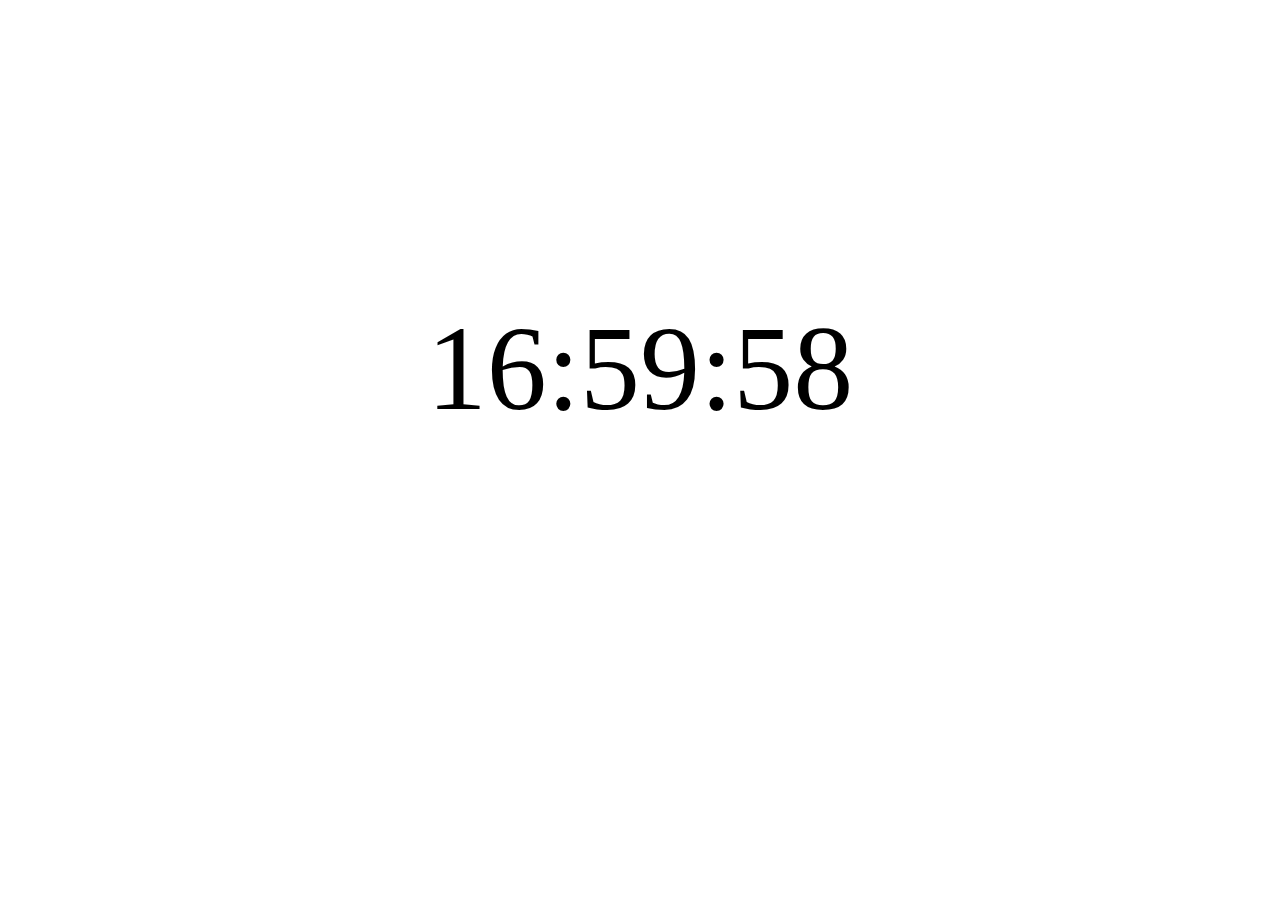
<file: clocks/index.html>
<!DOCTYPE html>
<html lang="en">
<head>
    <meta charset="UTF-8">
    <title>Clock</title>
    <link href="style.css" rel="stylesheet">
</head>
<body>


<h1 id="clock">
    00:00:00
</h1>


<script src="init.js"></script>
</body>
</html>
</file>
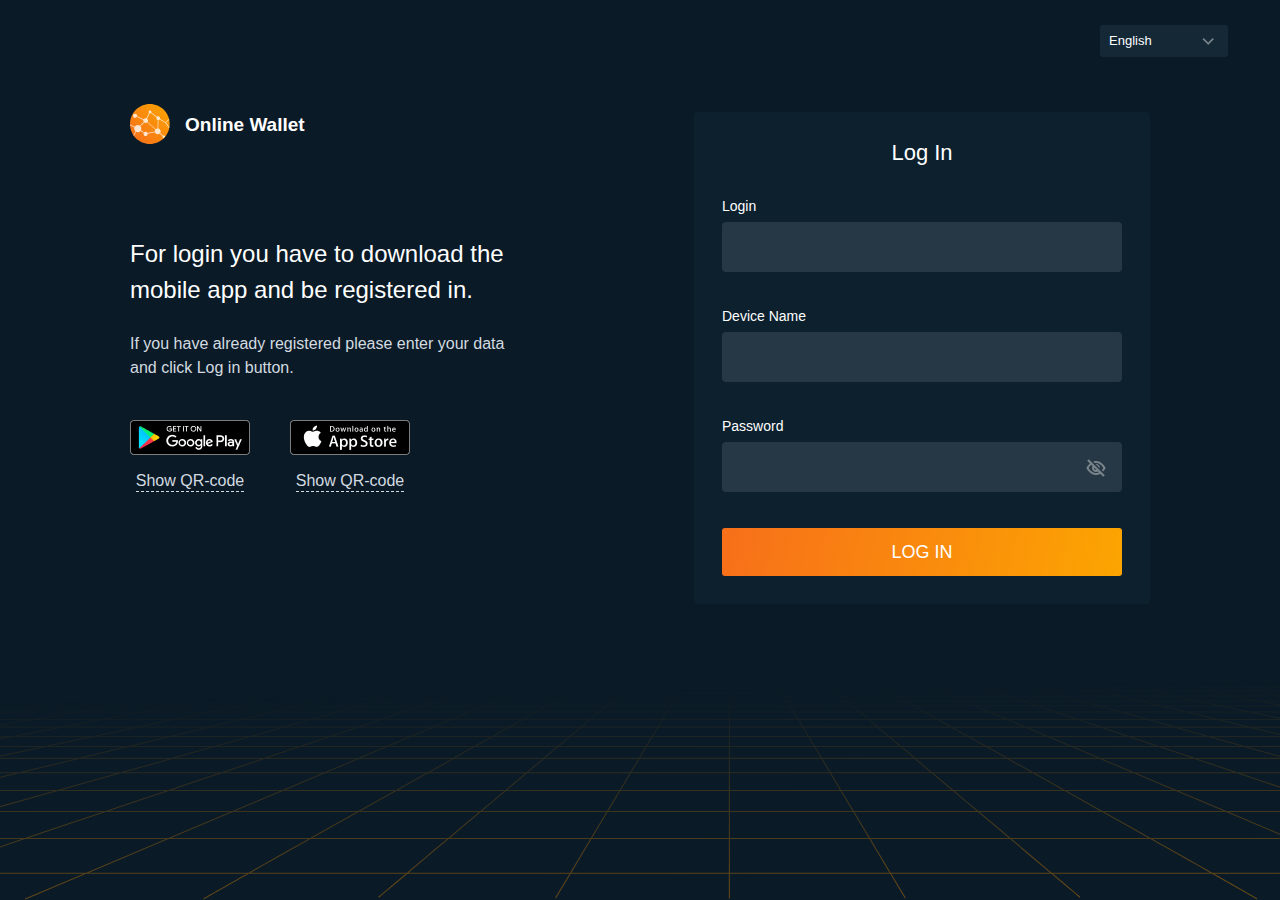
<file: log-in-form(для переворота одновременно нажать ctrl-z)/index.html>
<!DOCTYPE html>
<html lang="en">

<head>
    <link href="https://fonts.googleapis.com/css?family=Open+Sans:300&display=swap" rel="stylesheet"/>
    <meta name="viewport" content="width=device-width, initial-scale=1"/>
    <link rel="stylesheet/less" href="styles/main.less"/>
    <script src="less/less.js" type="text/javascript"></script>

    <meta charset="UTF-8"/>
    <title>Log in</title>
</head>

<body>
<div class="languages">

    <div class="languages__text text" id="dropdown_menu" href="javascript:void(0);" tabindex="1">
        <div class="text__line">English</div>
        <div class="text__arrow">
        </div>
    </div>

    <div class="languages__btn btn">
        <div class="btn__button button">
            <button class="button__lang german" id="first__button">Deutsch - German</button>
        </div>
        <div class="btn__button button">
            <button class="button__lang polish">Polski- Polish</button>
        </div>
        <div class="btn__button button">
            <button class="button__lang english">English</button>
        </div>
        <div class="btn__button button">
            <button class="button__lang russian">Русский - Russian</button>
        </div>
        <div class="btn__button button">
            <button class="button__lang arabic">Arabic - العربية</button>
        </div>
        <div class="btn__button button">
            <button class="button__lang spanish">Español - Spanish</button>
        </div>
        <div class="btn__button button">
            <button class="button__lang italian" id="last__button">Italiano - Italian</button>
        </div>
    </div>

</div>

<div id="overlay">

    <div class="container">
        <div class="container__logo">
            <div class="logo">
                <div class="logo__image"><img src="images/logo.svg" alt="Online Wallet"></div>
                <h1 class="logo__text"> Online Wallet </h1>
            </div>


            <div class="container__text-block text-block">
                <div class="text-block__bold">For login you have to download the mobile app and be registered in.</div>
                <div class="text-block__info">If you have already registered please enter your data and click Log in
                    button.
                </div>

                <div class="downloads download-app">
                    <div class="download-app__box">
                        <div class="download-app__img">
                            <a href="#">
                                <img src="images/Google%20Play%20-%20eng.png" alt="Android market">
                            </a>
                        </div>
                        <div class="download-app__qrcode" id="clickQrGoogle">Show QR-code</div>
                    </div>

                    <div class="download-app__box">
                        <div class="download-app__img">
                            <a href="#">
                                <img src="images/App%20Store%20-%20eng.png" alt="Aple market">
                            </a>
                        </div>
                        <div class="download-app__qrcode" id="clickQrApple">Show QR-code</div>
                    </div>
                </div>
            </div>
        </div>

        <form action="login.php">
            <div class="massage">
                <div class="massage__icon"></div>
                <div class="massage__text">
                    The login, device name or password is not correct
                </div>
            </div>

            <div class="container__form form">
                <h2>Log In</h2>

                <div class="form__row form-block">
                    <label class="form-block__label" for="login">Login</label>
                    <input class="form-block__input login" type="text" name="login" pattern="[A-Za-z_-]+" minlength="1"
                           maxlength="20" required/>
                </div>

                <div class="form__row form-block">
                    <label class="form-block__label" for="deviceName">Device Name</label>
                    <input class="form-block__input deviceName" type="text" name="deviceName" minlength="1"
                           maxlength="20"
                           required/>
                </div>

                <div class="form__row form-block">
                    <label class="form-block__label" for="psw">Password</label>
                    <input class="form-block__input password" id="password" type="password" name="password"
                           minlength="6" maxlength="20" required/>
                    <span class="form-block__eye"><img id="eye" src="images/view-off.png"></span>
                    <span class="form-block__eye-on"><img src="images/view.png"></span>
                </div>

                <div class="form__row ">
                    <button class="form__button" type="submit">LOG IN</button>
                </div>

            </div>
        </form>
    </div>

    <div class="bottom__img">
    </div>
</div>

<div class="modalWindows">

    <div class="modalWindows__modal modal" id="modalQrGoogle">
        <div class="modal__content content">
            <div class="content__close"></div>
            <div class="content__qr-code qr-code">
                <img src="images/qr-play-google-com.png" class="qr-code__image" alt="qr-play">
            </div>
            <div class="content__text">
                Scan the QR code to go to Play Market
            </div>
        </div>
    </div>

    <div class="modalWindows__modal modal" id="modalQrApple">
        <div class="modal__content content">
            <div class="content__close-one"></div>
            <div class="content__qr-code qr-code">
                <img src="images/qr-apps-apple-com.png" class="qr-code__image" alt="qr-apps">
            </div>
            <div class="content__text">
                Scan the QR code to go to App Store
            </div>
        </div>
    </div>


    <div class="modalWindows__code code">
        <div class="code__verification verification">
            <div class="verification___verif-text verif-text">
                <div class="verif-text__one">
                    Enter verification code
                </div>
                <div class="verif-text__two">
                    Please enter the 6 digit code we just sent to your number +XXXXXXXX653
                </div>
            </div>
            <div class="verification__inp inp">
                <label class="inp__name">Code</label>
                <input class="inp__val" type="text" name="Code" minlength="1" maxlength="6" required>
            </div>
            <div class="verification__btn-submit btn-submit">
                <div class="btn-submit__text">SUBMIT</div>
            </div>
        </div>
    </div>

    <div class="modalWindows_error modalWind">
        <div class="modalWind__error invalid-order">
            <div class="invalid-order__image">
            </div>
            <div class="invalid-order__text-one">
                Invalid order quanity
            </div>
            <div class="invalid-order__text-two">
                0.017641 quantity less than minimum allowed 0.35
            </div>
            <div class="invalid-order__btn">
                <div>Ok, I got It!</div>
            </div>
        </div>
    </div>

    <div class="modalWindows_ok modalWind">
        <div class="modalWind__ok congratulations">
            <div class="congratulations__image"></div>
            <div class="congratulations__test-one">Congratulations!</div>
            <div class="congratulations__test-two">You are a great fellow</div>
            <div class="congratulations__btn">Ok, thank you!</div>
        </div>
    </div>

</div>

<script src="js/init.js"></script>
<script src="js/loginForm.js"></script>
<script src="js/modalWindows.js"></script>
<script src="js/languages.js" type="text/javascript"></script>
<script src="checkUser.js"></script>
<script src="checkCode.js"></script>


</body>

</html>
</file>
<file: clocks/style.css>
body {
    margin-top: 300px;
    text-align: center;
}
#clock {
    font-weight: 300;
    font-size: 120px;
}
</file>
